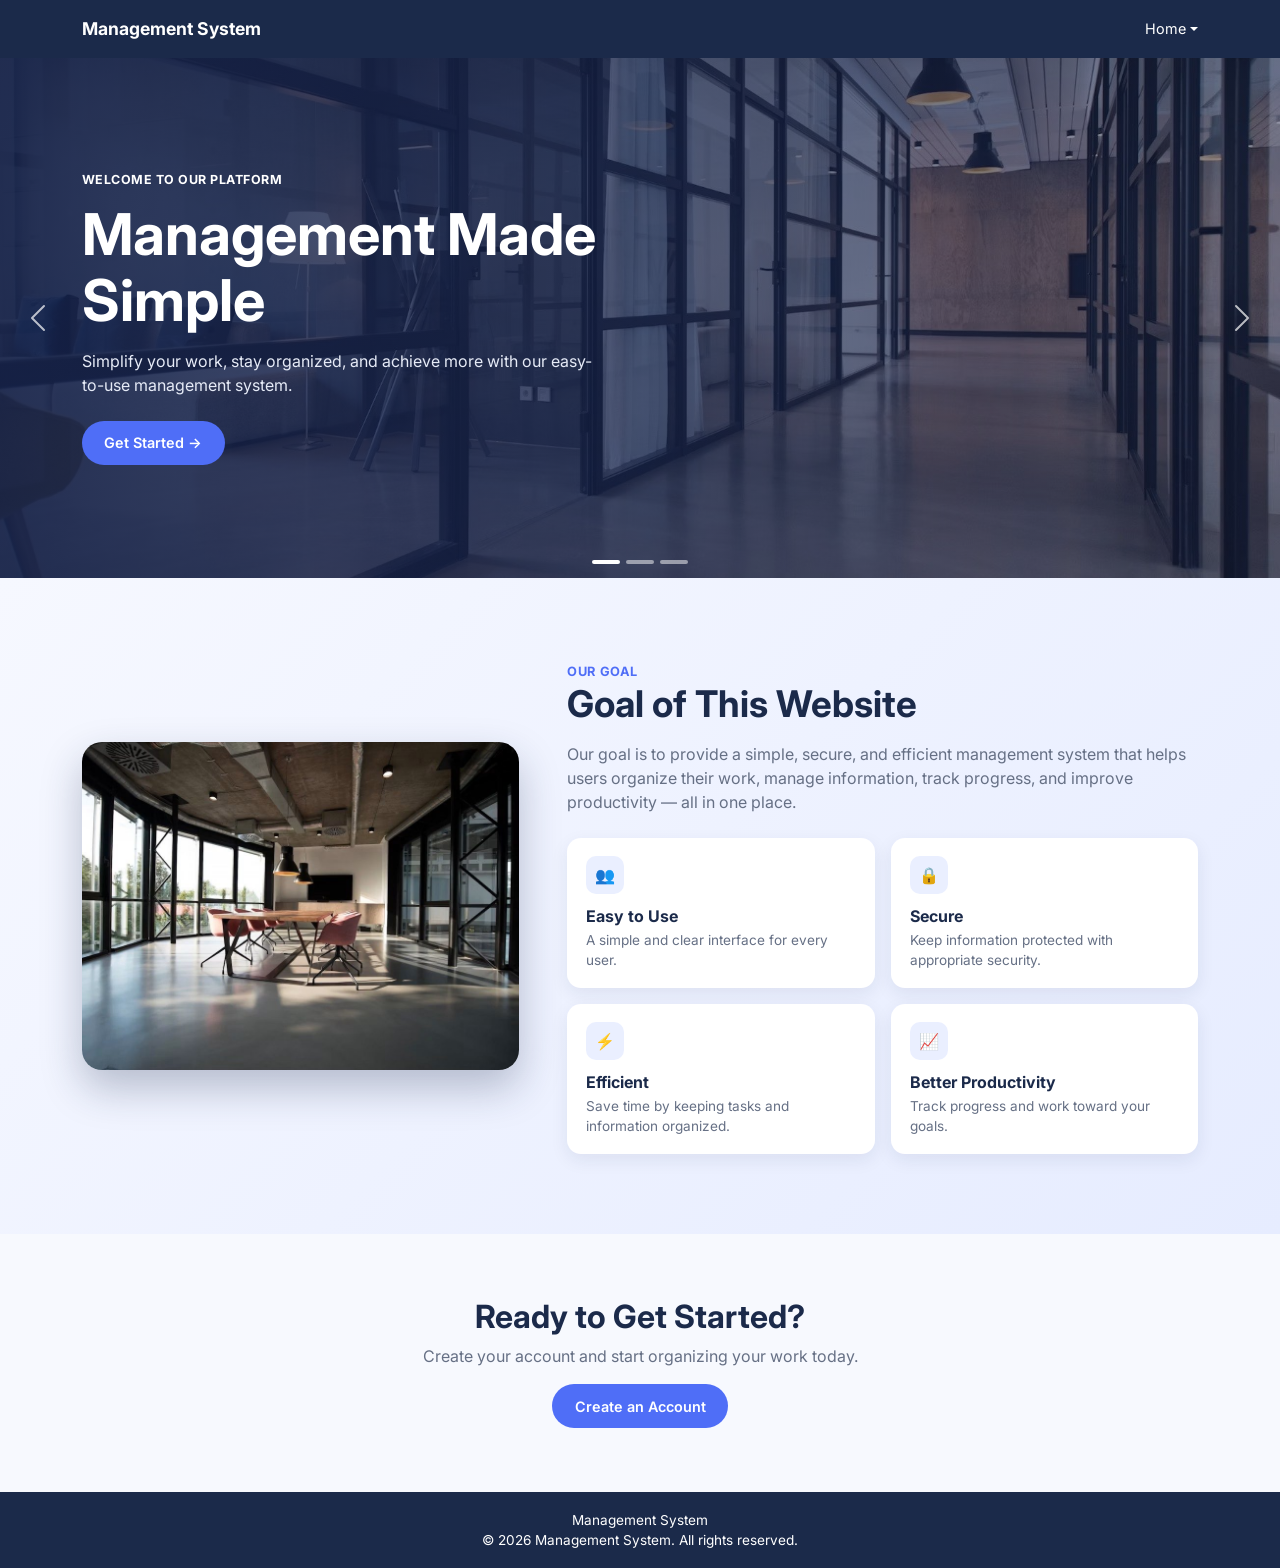
<file: index.html>
<!DOCTYPE html>
<html lang="en">
<head>
  <meta charset="UTF-8">
  <meta name="viewport" content="width=device-width, initial-scale=1">
  <title>Management System</title>
  <link rel="preconnect" href="https://fonts.googleapis.com">
  <link href="https://fonts.googleapis.com/css2?family=Inter:wght@400;500;600;700;800&display=swap" rel="stylesheet">
  <link href="https://cdn.jsdelivr.net/npm/bootstrap@5.3.3/dist/css/bootstrap.min.css" rel="stylesheet">
  <link rel="stylesheet" href="css/style.css?v=6">
</head>
<body>
  <nav class="navbar navbar-custom sticky-top">
    <div class="container d-flex justify-content-between">
      <a class="navbar-brand" href="index.html">Management System</a>
      <div class="dropdown">
        <a class="nav-link dropdown-toggle" href="#" role="button" data-bs-toggle="dropdown" aria-expanded="false">Home</a>
        <ul class="dropdown-menu dropdown-menu-end">
          <li><a class="dropdown-item" href="index.html">Home</a></li>
          <li><a class="dropdown-item" href="login.html">Login</a></li>
          <li><a class="dropdown-item" href="home.html">Courses</a></li>
          <li><hr class="dropdown-divider"></li>
          <li><a class="dropdown-item" href="profile.html">Profile</a></li>
          <li><a class="dropdown-item" href="login-history.html">Login history</a></li>
          <li><a class="dropdown-item" href="todo.html">To-do list</a></li>
        </ul>
      </div>
    </div>
  </nav>

  <section id="heroCarousel" class="hero carousel slide carousel-fade" data-bs-ride="carousel" data-bs-interval="5000" aria-label="Featured">
    <div class="carousel-indicators">
      <button type="button" data-bs-target="#heroCarousel" data-bs-slide-to="0" class="active" aria-label="Slide 1"></button>
      <button type="button" data-bs-target="#heroCarousel" data-bs-slide-to="1" aria-label="Slide 2"></button>
      <button type="button" data-bs-target="#heroCarousel" data-bs-slide-to="2" aria-label="Slide 3"></button>
    </div>
    <div class="carousel-inner">
      <div class="carousel-item active" style="background-image:url('images/slide-simple.jpg')">
        <div class="container slide-content d-flex flex-column justify-content-center">
          <div class="eyebrow">Welcome to our platform</div>
          <h1>Management Made Simple</h1>
          <p>Simplify your work, stay organized, and achieve more with our easy-to-use management system.</p>
          <div><a class="btn btn-main" href="login.html">Get Started →</a></div>
        </div>
      </div>
      <div class="carousel-item " style="background-image:url('images/slide-team.jpg')">
        <div class="container slide-content d-flex flex-column justify-content-center">
          <div class="eyebrow">Work together</div>
          <h1>Better Team Collaboration</h1>
          <p>Keep your team connected, organize responsibilities, and manage tasks in one convenient place.</p>
          <div><a class="btn btn-main" href="login.html">Join Us →</a></div>
        </div>
      </div>
      <div class="carousel-item " style="background-image:url('images/slide-goals.jpg')">
        <div class="container slide-content d-flex flex-column justify-content-center">
          <div class="eyebrow">Work smarter</div>
          <h1>Achieve Your Goals</h1>
          <p>Track progress, manage information, and improve productivity with a clear and organized workflow.</p>
          <div><a class="btn btn-main" href="login.html">Login Now →</a></div>
        </div>
      </div>
    </div>
    <button class="carousel-control-prev" type="button" data-bs-target="#heroCarousel" data-bs-slide="prev"><span class="carousel-control-prev-icon" aria-hidden="true"></span><span class="visually-hidden">Previous</span></button>
    <button class="carousel-control-next" type="button" data-bs-target="#heroCarousel" data-bs-slide="next"><span class="carousel-control-next-icon" aria-hidden="true"></span><span class="visually-hidden">Next</span></button>
  </section>

  <section class="goal">
    <div class="container">
      <div class="row align-items-center g-5">
        <div class="col-lg-5">
          <img class="goal-img img-fluid w-100" src="images/goal-office.jpg" alt="Bright modern office with a long meeting table">
        </div>
        <div class="col-lg-7">
          <span class="label">Our Goal</span>
          <h2 class="mb-3">Goal of This Website</h2>
          <p class="lead-text mb-4">Our goal is to provide a simple, secure, and efficient management system that helps users organize their work, manage information, track progress, and improve productivity — all in one place.</p>
          <div class="row g-3">
            <div class="col-sm-6"><div class="feature"><div class="icon">👥</div><h3>Easy to Use</h3><p>A simple and clear interface for every user.</p></div></div>
            <div class="col-sm-6"><div class="feature"><div class="icon">🔒</div><h3>Secure</h3><p>Keep information protected with appropriate security.</p></div></div>
            <div class="col-sm-6"><div class="feature"><div class="icon">⚡</div><h3>Efficient</h3><p>Save time by keeping tasks and information organized.</p></div></div>
            <div class="col-sm-6"><div class="feature"><div class="icon">📈</div><h3>Better Productivity</h3><p>Track progress and work toward your goals.</p></div></div>
          </div>
        </div>
      </div>
    </div>
  </section>

  <section class="cta text-center">
    <h2>Ready to Get Started?</h2>
    <p class="mb-3">Create your account and start organizing your work today.</p>
    <a class="btn btn-main" href="login.html">Create an Account</a>
  </section>

  <footer class="footer-custom text-center">
    <div>Management System</div>
    <div>© 2026 Management System. All rights reserved.</div>
  </footer>

  <script src="https://cdn.jsdelivr.net/npm/bootstrap@5.3.3/dist/js/bootstrap.bundle.min.js"></script>
</body>
</html>
</file>
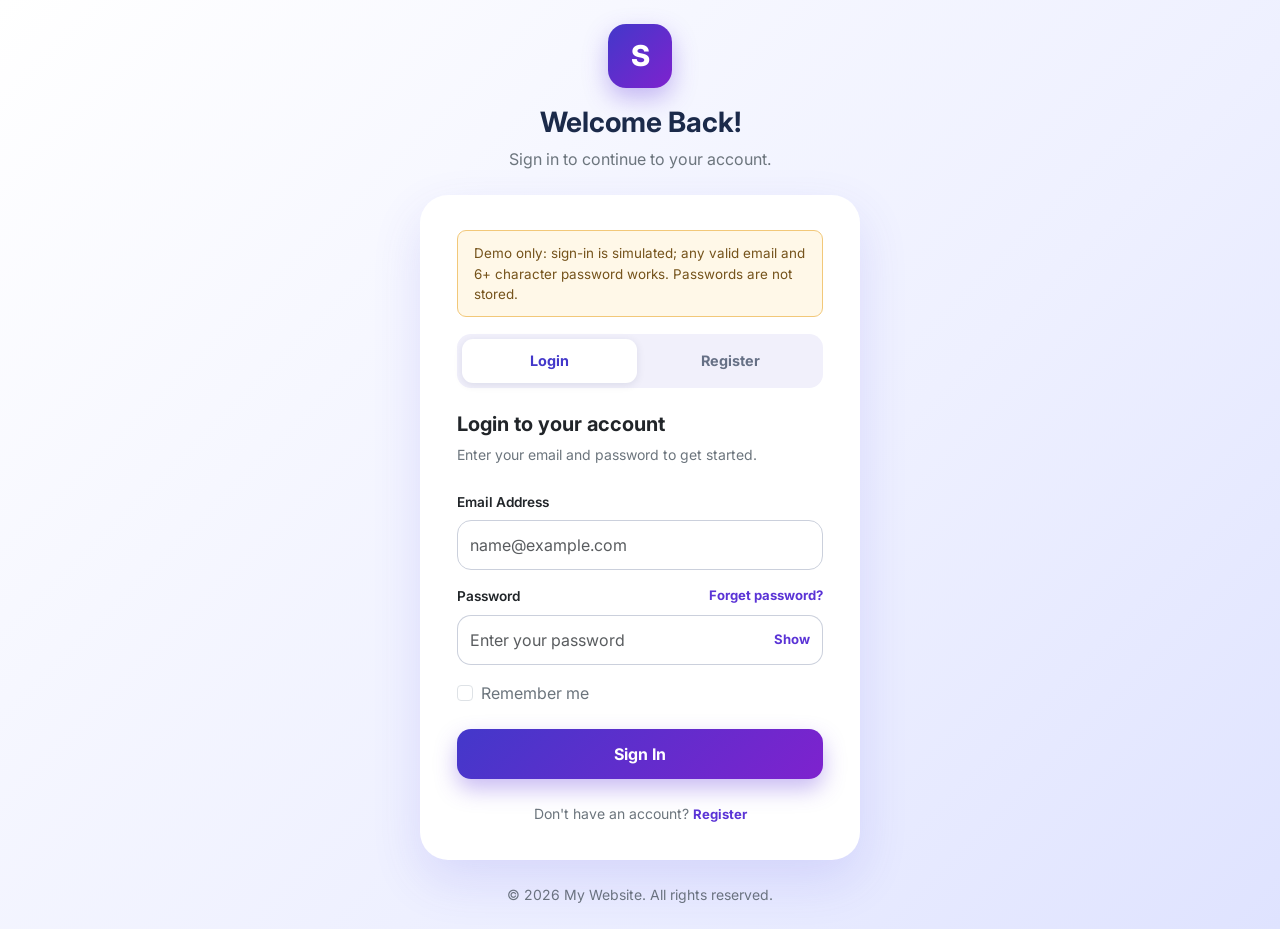
<file: dashboard.html>
<!DOCTYPE html>
<html lang="en">
<head>
  <meta charset="UTF-8">
  <meta name="viewport" content="width=device-width, initial-scale=1">
  <title>Dashboard – SMS</title>
  <link rel="preconnect" href="https://fonts.googleapis.com">
  <link href="https://fonts.googleapis.com/css2?family=Inter:wght@400;500;600;700;800&display=swap" rel="stylesheet">
  <link rel="stylesheet" href="css/style.css?v=6">
</head>
<body class="account-page" data-page="dashboard">
  <header class="account-header">
    <a class="account-logo" href="home.html"><span>S</span> SMS</a>
    <nav aria-label="Main navigation">
      <a href="home.html">Courses</a>
      <a class="current" href="dashboard.html">Overview</a>
      <a href="profile.html">Profile</a>
      <a href="login-history.html">Login history</a>
      <a href="todo.html">ToDo</a>
      <button class="account-logout" type="button" data-logout>Log out</button>
    </nav>
  </header>
  <main class="account-main">
    <p class="demo-notice" data-demo-notice hidden>Browser demo only: tasks, activity, and profile data stay in this browser and are not synced to an account.</p>
    <section class="dashboard-hero">
      <div>
        <p class="account-eyebrow">A place to make it yours</p>
        <h1>Welcome,<br><span data-user-name>there</span>.</h1>
        <p>A fresh space for your next chapter.</p>
      </div>
      <span class="hero-watermark" aria-hidden="true">SMS</span>
    </section>
    <section class="dashboard-intro">
      <div>
        <p class="account-eyebrow">Student management system</p>
        <h2>Your time. Your goals. Your way.</h2>
      </div>
      <p>Choose what matters, shape your day, and keep a healthy balance. Use your personal space to manage account security, track sign-ins, and stay on top of your tasks.</p>
      <div class="dashboard-steps">
        <article><span>1</span><h3>Keep your profile close</h3><p>Add a photo and update your password whenever you need.</p></article>
        <article><span>2</span><h3>Shape your day</h3><p>Keep your tasks and due dates together in one simple list.</p></article>
        <article><span>3</span><h3>Know your activity</h3><p>Review sign-in attempts and export your records to Excel.</p></article>
      </div>
    </section>
    <section class="dashboard-links" aria-label="Account shortcuts">
      <article><p class="account-eyebrow">Your profile</p><h2>Keep your details close.</h2><p>Manage your account photo and password in one place.</p><a href="profile.html">Go to profile →</a></article>
      <article><p class="account-eyebrow">Your activity</p><h2>A clear record.</h2><p>Review recent sign-in attempts and export your activity when you need it.</p><a href="login-history.html">View login history →</a></article>
      <article><p class="account-eyebrow">Your priorities</p><h2>Make room for what matters.</h2><p>Add tasks, set optional due dates, and download your list as an Excel file.</p><a href="todo.html">Open your to-do list →</a></article>
    </section>
  </main>
  <p class="account-status" data-status role="status" aria-live="polite"></p>
  <script src="js/config.js?v=2"></script>
  <script src="js/demo-api.js?v=1"></script>
  <script src="js/account.js?v=5"></script>
</body>
</html>
</file>
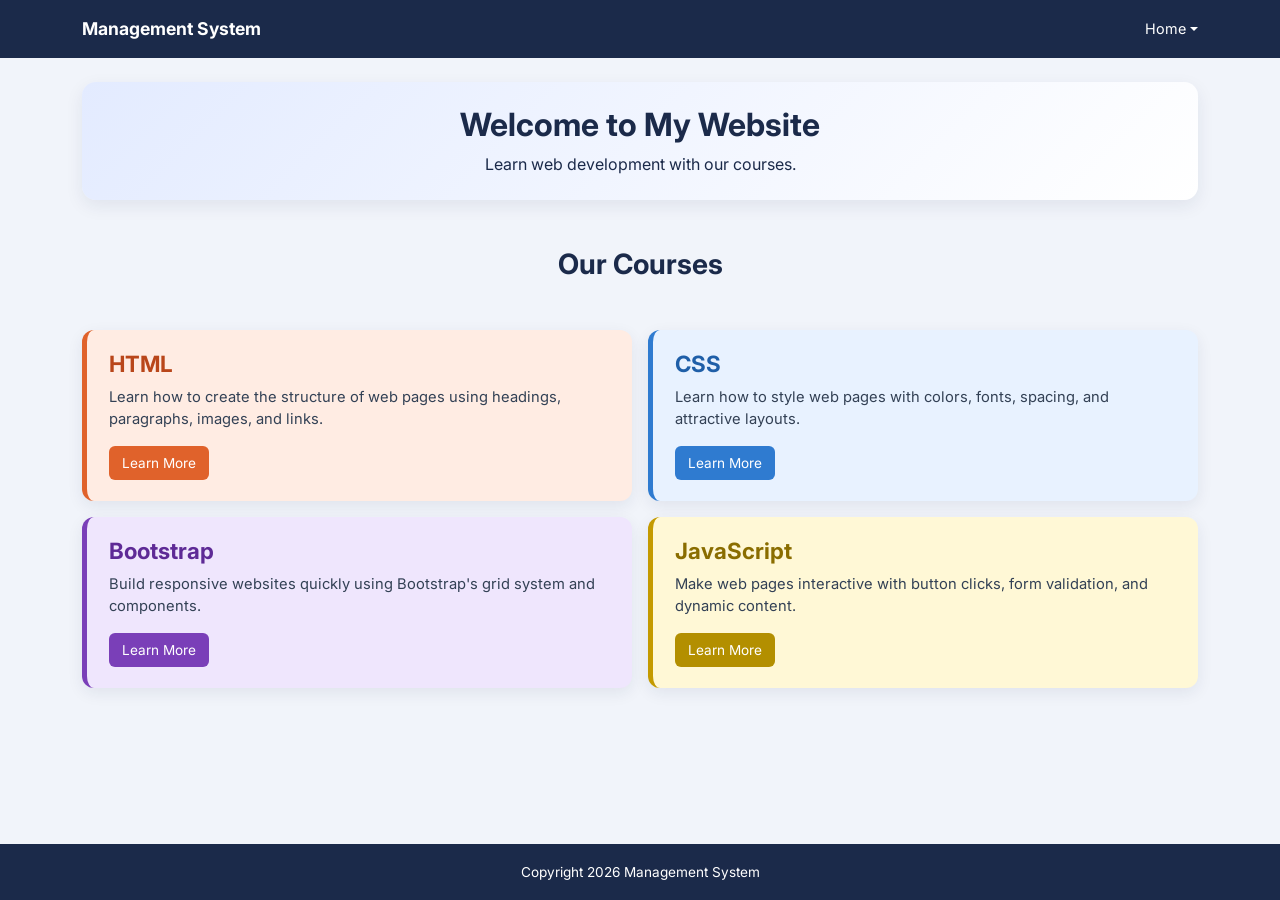
<file: home.html>
<!DOCTYPE html>
<html lang="en">
<head>
  <meta charset="UTF-8">
  <meta name="viewport" content="width=device-width, initial-scale=1">
  <title>Welcome – Management System</title>
  <link rel="preconnect" href="https://fonts.googleapis.com">
  <link href="https://fonts.googleapis.com/css2?family=Inter:wght@400;500;600;700;800&display=swap" rel="stylesheet">
  <link href="https://cdn.jsdelivr.net/npm/bootstrap@5.3.3/dist/css/bootstrap.min.css" rel="stylesheet">
  <link rel="stylesheet" href="css/style.css?v=6">
</head>
<body class="d-flex flex-column min-vh-100">
  <nav class="navbar navbar-custom sticky-top">
    <div class="container d-flex justify-content-between">
      <a class="navbar-brand" href="index.html">Management System</a>
      <div class="dropdown">
        <a class="nav-link dropdown-toggle" href="#" role="button" data-bs-toggle="dropdown" aria-expanded="false">Home</a>
        <ul class="dropdown-menu dropdown-menu-end">
          <li><a class="dropdown-item" href="index.html">Home</a></li>
          <li><a class="dropdown-item" href="login.html">Login</a></li>
          <li><a class="dropdown-item" href="home.html">Courses</a></li>
          <li><hr class="dropdown-divider"></li>
          <li><a class="dropdown-item" href="profile.html">Profile</a></li>
          <li><a class="dropdown-item" href="login-history.html">Login history</a></li>
          <li><a class="dropdown-item" href="todo.html">To-do list</a></li>
        </ul>
      </div>
    </div>
  </nav>

  <main class="container flex-grow-1 pb-5">
    <section class="welcome text-center py-4 mt-4">
      <h1 class="h2 fw-bold">Welcome to My Website</h1>
      <p class="mb-0">Learn web development with our courses.</p>
    </section>

    <h2 class="h3 fw-bold text-center my-5">Our Courses</h2>

    <section class="row g-3">
      <div class="col-md-6"><article class="course c-html"><h3>HTML</h3><p>Learn how to create the structure of web pages using headings, paragraphs, images, and links.</p><button class="btn" type="button" data-bs-toggle="modal" data-bs-target="#courseModal" data-title="HTML" data-text="HTML stands for HyperText Markup Language. It creates the structure of a web page using headings, paragraphs, images, and links.">Learn More</button></article></div>
      <div class="col-md-6"><article class="course c-css"><h3>CSS</h3><p>Learn how to style web pages with colors, fonts, spacing, and attractive layouts.</p><button class="btn" type="button" data-bs-toggle="modal" data-bs-target="#courseModal" data-title="CSS" data-text="CSS stands for Cascading Style Sheets. It controls the appearance of web pages, including colors, fonts, spacing, and layouts.">Learn More</button></article></div>
      <div class="col-md-6"><article class="course c-bs"><h3>Bootstrap</h3><p>Build responsive websites quickly using Bootstrap's grid system and components.</p><button class="btn" type="button" data-bs-toggle="modal" data-bs-target="#courseModal" data-title="Bootstrap" data-text="Bootstrap is a front-end framework. It provides ready-made components and a responsive grid system to build websites quickly.">Learn More</button></article></div>
      <div class="col-md-6"><article class="course c-js"><h3>JavaScript</h3><p>Make web pages interactive with button clicks, form validation, and dynamic content.</p><button class="btn" type="button" data-bs-toggle="modal" data-bs-target="#courseModal" data-title="JavaScript" data-text="JavaScript is a programming language that makes web pages interactive. It can handle button clicks, form validation, popups, and dynamic content.">Learn More</button></article></div>
    </section>
  </main>


  <!-- Course details modal -->
  <div class="modal fade" id="courseModal" tabindex="-1" aria-labelledby="courseModalLabel" aria-hidden="true">
    <div class="modal-dialog">
      <div class="modal-content">
        <div class="modal-header">
          <h5 class="modal-title fs-6 fw-normal" id="courseModalLabel">Course Details</h5>
          <button type="button" class="btn-close" data-bs-dismiss="modal" aria-label="Close"></button>
        </div>
        <div class="modal-body">
          <h6 class="fs-5 fw-normal" id="courseTitle"></h6>
          <p class="mb-0" id="courseText"></p>
        </div>
        <div class="modal-footer">
          <button type="button" class="btn btn-secondary btn-sm" data-bs-dismiss="modal">Close</button>
        </div>
      </div>
    </div>
  </div>

  <footer class="footer-custom text-center">Copyright 2026 Management System</footer>

  <script src="https://cdn.jsdelivr.net/npm/bootstrap@5.3.3/dist/js/bootstrap.bundle.min.js"></script>

  <script>
    document.getElementById("courseModal").addEventListener("show.bs.modal", function (e) {
      var b = e.relatedTarget;
      document.getElementById("courseTitle").textContent = b.dataset.title;
      document.getElementById("courseText").textContent = b.dataset.text;
    });
  </script>
</body>
</html>
</file>
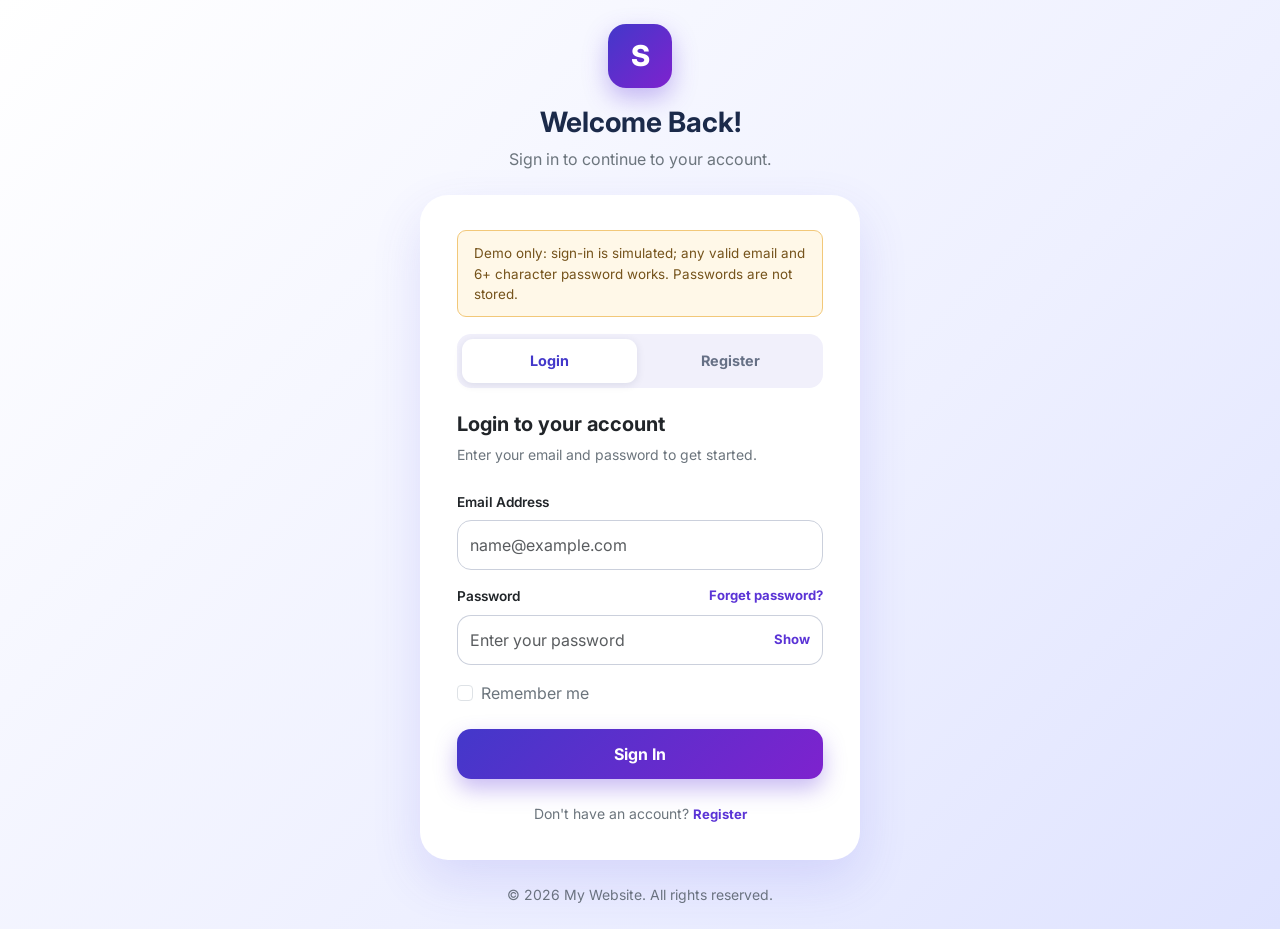
<file: login-history.html>
<!DOCTYPE html>
<html lang="en">
<head>
  <meta charset="UTF-8">
  <meta name="viewport" content="width=device-width, initial-scale=1">
  <title>Login history – SMS</title>
  <link rel="preconnect" href="https://fonts.googleapis.com">
  <link href="https://fonts.googleapis.com/css2?family=Inter:wght@400;500;600;700;800&display=swap" rel="stylesheet">
  <link rel="stylesheet" href="css/style.css?v=6">
</head>
<body class="account-page" data-page="history">
  <header class="account-header">
    <a class="account-logo" href="home.html"><span>S</span> SMS</a>
    <nav aria-label="Main navigation">
      <a href="home.html">Courses</a>
      <a href="dashboard.html">Overview</a>
      <a href="profile.html">Profile</a>
      <a class="current" href="login-history.html">Login history</a>
      <a href="todo.html">ToDo</a>
      <button class="account-logout" type="button" data-logout>Log out</button>
    </nav>
  </header>
  <main class="account-main">
    <p class="demo-notice" data-demo-notice hidden>Browser demo only: this history is stored in this browser and does not represent verified sign-ins.</p>
    <div class="page-heading">
      <div><p class="account-eyebrow">Account activity</p><h1 class="page-title">Login history</h1><p class="account-muted"><span data-history-count>0</span> recorded attempts</p></div>
      <a class="button-primary" href="/api/account/login-history.xlsx" data-api-path="/api/account/login-history.xlsx">↓ &nbsp;Export Excel</a>
    </div>
    <section class="account-card table-card">
      <div class="table-scroll">
        <table>
          <thead><tr><th>User</th><th>Email</th><th>Login time</th><th>Result</th></tr></thead>
          <tbody id="historyRows"><tr><td colspan="4" class="empty-state">Loading your activity…</td></tr></tbody>
        </table>
      </div>
    </section>
  </main>
  <p class="account-status" data-status role="status" aria-live="polite"></p>
  <script src="js/config.js?v=2"></script>
  <script src="js/demo-api.js?v=1"></script>
  <script src="js/account.js?v=5"></script>
</body>
</html>
</file>
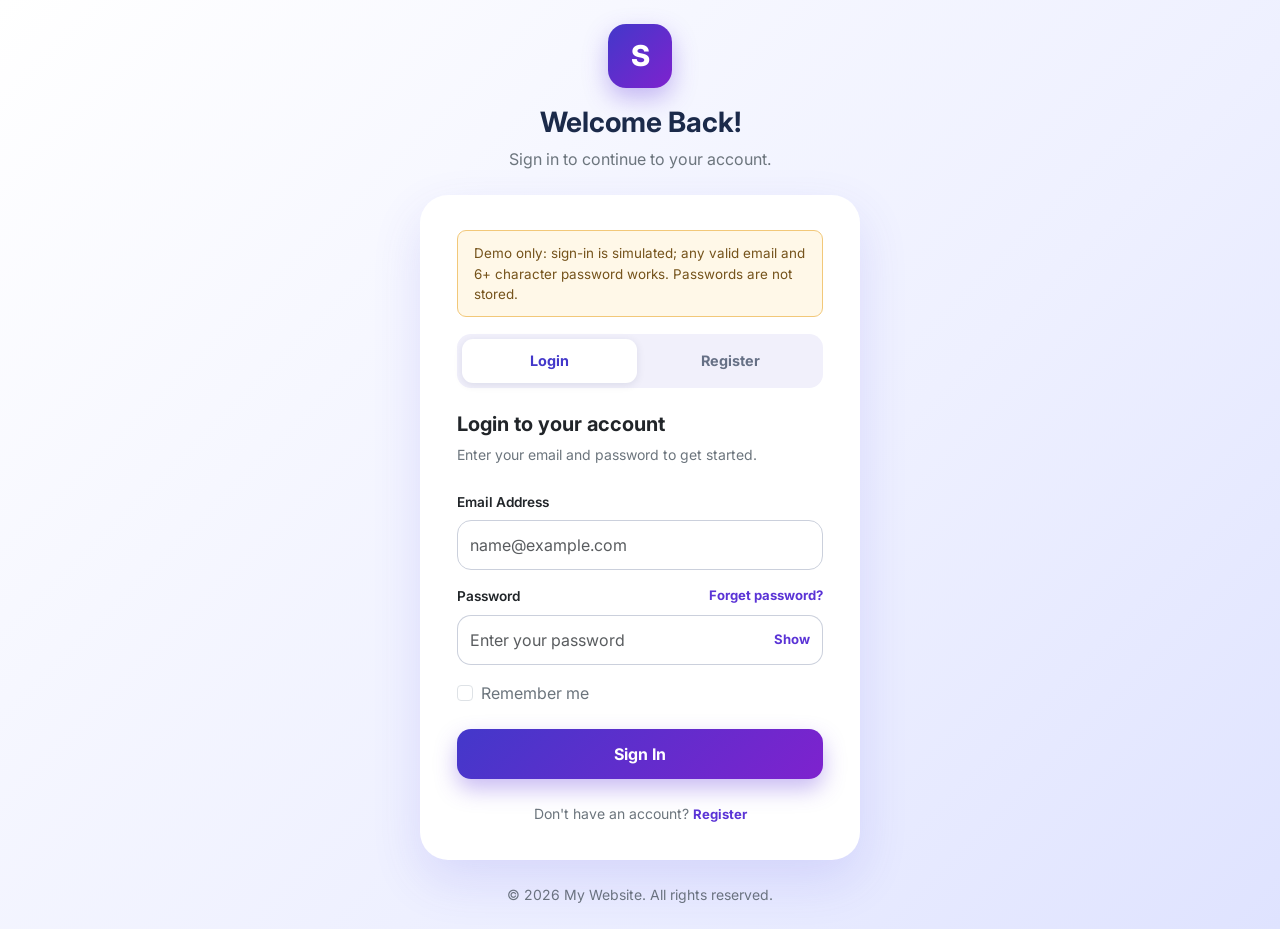
<file: login.html>
<!DOCTYPE html>
<html lang="en">
<head>
  <meta charset="UTF-8">
  <meta name="viewport" content="width=device-width, initial-scale=1">
  <title>Login – Management System</title>
  <link rel="preconnect" href="https://fonts.googleapis.com">
  <link href="https://fonts.googleapis.com/css2?family=Inter:wght@400;500;600;700;800&display=swap" rel="stylesheet">
  <link href="https://cdn.jsdelivr.net/npm/bootstrap@5.3.3/dist/css/bootstrap.min.css" rel="stylesheet">
  <link rel="stylesheet" href="css/style.css?v=6">
</head>
<body class="login-page d-flex flex-column align-items-center justify-content-center py-4 px-3">
  <div class="text-center mb-4">
    <div class="logo">S</div>
    <h1 class="h3 fw-bold" id="authTitle">Welcome Back!</h1>
    <p class="text-secondary mb-0" id="authSubtitle">Sign in to continue to your account.</p>
  </div>

  <main class="card login-card bg-white">
    <p class="demo-notice" data-demo-notice hidden>Demo only: sign-in is simulated; any valid email and 6+ character password works. Passwords are not stored.</p>
    <div class="auth-tabs" role="tablist" aria-label="Account access">
      <button class="auth-tab active" id="loginTab" type="button" role="tab" aria-selected="true" aria-controls="loginPanel">Login</button>
      <button class="auth-tab" id="registerTab" type="button" role="tab" aria-selected="false" aria-controls="registerPanel" tabindex="-1">Register</button>
    </div>

    <section id="loginPanel" role="tabpanel" aria-labelledby="loginTab">
      <h2 class="h5 fw-bold" tabindex="-1">Login to your account</h2>
      <p class="text-secondary small mb-4">Enter your email and password to get started.</p>

      <form id="loginForm" novalidate>
        <div class="mb-3">
          <label class="form-label" for="email">Email Address</label>
          <input type="email" class="form-control" id="email" placeholder="name@example.com" autocomplete="email" required>
          <div class="invalid-feedback" id="emailError"></div>
        </div>

        <div class="mb-3">
          <div class="d-flex justify-content-between">
            <label class="form-label" for="password">Password</label>
            <a class="link-purple" href="#" id="forgot">Forget password?</a>
          </div>
          <div class="input-group has-validation">
            <input type="password" class="form-control" id="password" placeholder="Enter your password" autocomplete="current-password" required>
            <button type="button" class="btn toggle" id="toggle" aria-label="Show password">Show</button>
            <div class="invalid-feedback" id="passError"></div>
          </div>
        </div>

        <div class="form-check mb-4">
          <input class="form-check-input" type="checkbox" id="remember">
          <label class="form-check-label text-secondary" for="remember">Remember me</label>
        </div>
        <button type="submit" class="btn signin w-100">Sign In</button>
        <p id="loginMessage" class="auth-message small mt-3 mb-0" role="status" aria-live="polite"></p>
      </form>

      <p class="text-center text-secondary small mt-4 mb-0">Don't have an account? <button class="auth-inline-link" id="showRegister" type="button">Register</button></p>
    </section>

    <section id="registerPanel" role="tabpanel" aria-labelledby="registerTab" hidden>
      <h2 class="h5 fw-bold" tabindex="-1">Create your account</h2>
      <p class="text-secondary small mb-4">A few details and you're ready to go.</p>

      <form id="registerForm" novalidate>
        <div class="mb-3">
          <label class="form-label" for="registerName">Name</label>
          <input type="text" class="form-control" id="registerName" placeholder="Your name" autocomplete="name" maxlength="100" required>
          <div class="invalid-feedback" id="nameError"></div>
        </div>

        <div class="mb-3">
          <label class="form-label" for="registerEmail">Email Address</label>
          <input type="email" class="form-control" id="registerEmail" placeholder="name@example.com" autocomplete="email" maxlength="320" required>
          <div class="invalid-feedback" id="registerEmailError"></div>
        </div>

        <div class="mb-3">
          <label class="form-label" for="registerPassword">Password</label>
          <input type="password" class="form-control" id="registerPassword" placeholder="At least 6 characters" autocomplete="new-password" minlength="6" maxlength="72" required aria-describedby="registerPasswordHint">
          <div class="form-text" id="registerPasswordHint">Must be at least 6 characters.</div>
          <div class="invalid-feedback" id="registerPasswordError"></div>
        </div>

        <button type="submit" class="btn signin w-100">Create account</button>
        <p id="registerMessage" class="auth-message small mt-3 mb-0" role="status" aria-live="polite"></p>
      </form>

      <p class="text-center text-secondary small mt-4 mb-0">Already have an account? <button class="auth-inline-link" id="showLogin" type="button">Log in</button></p>
    </section>
  </main>

  <p class="text-secondary small mt-4 mb-0">© 2026 My Website. All rights reserved.</p>

  <script src="https://cdn.jsdelivr.net/npm/bootstrap@5.3.3/dist/js/bootstrap.bundle.min.js"></script>
  <script src="js/config.js?v=2"></script>
  <script src="js/demo-api.js?v=1"></script>
  <script src="js/main.js?v=5"></script>
</body>
</html>
</file>
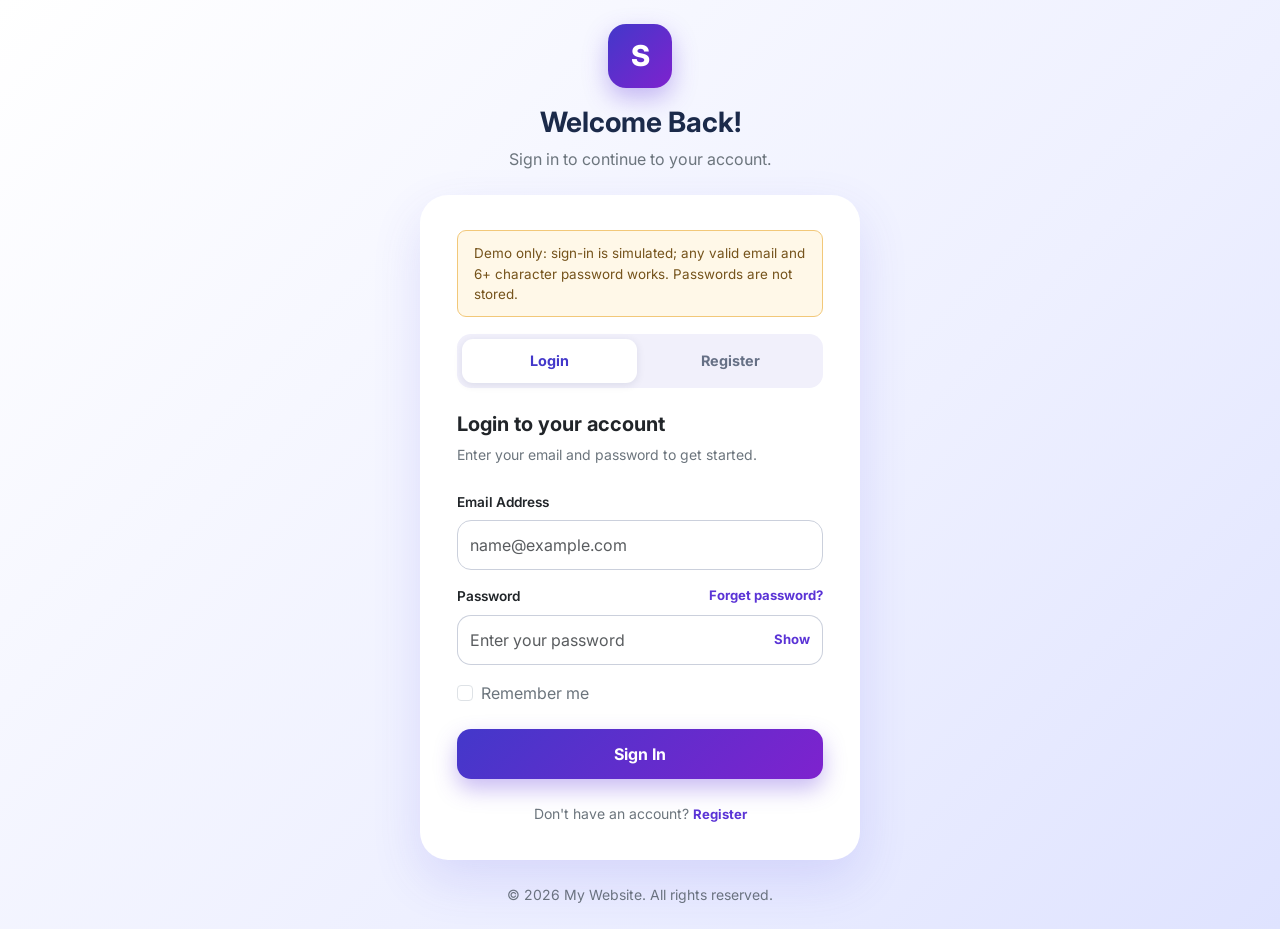
<file: profile.html>
<!DOCTYPE html>
<html lang="en">
<head>
  <meta charset="UTF-8">
  <meta name="viewport" content="width=device-width, initial-scale=1">
  <title>Profile – SMS</title>
  <link rel="preconnect" href="https://fonts.googleapis.com">
  <link href="https://fonts.googleapis.com/css2?family=Inter:wght@400;500;600;700;800&display=swap" rel="stylesheet">
  <link rel="stylesheet" href="css/style.css?v=6">
</head>
<body class="account-page" data-page="profile">
  <header class="account-header">
    <a class="account-logo" href="home.html"><span>S</span> SMS</a>
    <nav aria-label="Main navigation">
      <a href="home.html">Courses</a>
      <a href="dashboard.html">Overview</a>
      <a class="current" href="profile.html">Profile</a>
      <a href="login-history.html">Login history</a>
      <a href="todo.html">ToDo</a>
      <button class="account-logout" type="button" data-logout>Log out</button>
    </nav>
  </header>
  <main class="account-main narrow-main">
    <p class="demo-notice" data-demo-notice hidden>Browser demo only: profile data is saved in this browser. Password changes are not real authentication.</p>
    <p class="account-eyebrow">Your account</p>
    <h1 class="page-title">Profile</h1>
    <section class="account-card profile-card">
      <div class="profile-overview">
        <div class="profile-avatar">
          <img alt="Your profile photo" data-profile-image hidden>
          <span data-avatar-initial aria-hidden="true">S</span>
        </div>
        <div><p class="account-eyebrow">Account overview</p><h2 data-user-name>Account</h2></div>
        <form id="imageForm" class="image-form">
          <label for="profileImageFile" class="button-secondary">Choose photo</label>
          <input id="profileImageFile" type="file" accept="image/png,image/jpeg,image/gif" hidden>
          <button class="button-primary" type="submit">Upload photo</button>
          <p class="account-hint">PNG, JPEG, or GIF · up to 5 MB</p>
        </form>
      </div>
      <div class="profile-details">
        <div><span>Name</span><strong data-user-name>Account</strong></div>
        <div><span>Email</span><strong data-user-email></strong></div>
      </div>
      <form id="passwordForm" class="account-form">
        <h2>Change password</h2>
        <p class="account-muted">Enter your current password and choose a new one.</p>
        <label for="currentPassword">Current password</label>
        <input id="currentPassword" type="password" autocomplete="current-password" required>
        <label for="newPassword">New password</label>
        <input id="newPassword" type="password" autocomplete="new-password" minlength="6" maxlength="72" required aria-describedby="passwordHint">
        <small id="passwordHint">Use at least 6 characters.</small>
        <label for="confirmPassword">Confirm new password</label>
        <input id="confirmPassword" type="password" autocomplete="new-password" minlength="6" maxlength="72" required>
        <button class="button-primary" type="submit">Update password</button>
      </form>
    </section>
  </main>
  <p class="account-status" data-status role="status" aria-live="polite"></p>
  <script src="js/config.js?v=2"></script>
  <script src="js/demo-api.js?v=1"></script>
  <script src="js/account.js?v=5"></script>
</body>
</html>
</file>
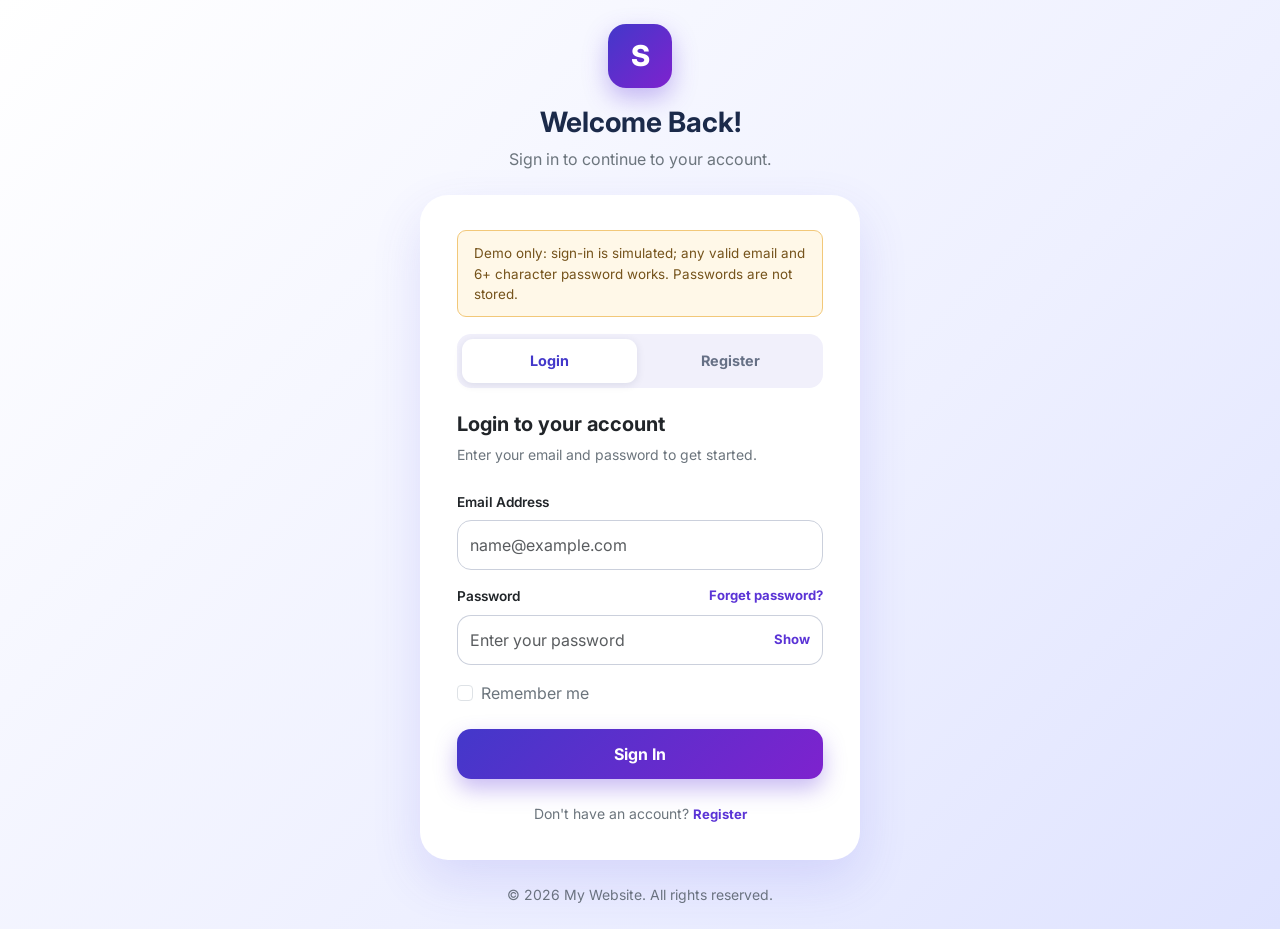
<file: todo.html>
<!DOCTYPE html>
<html lang="en">
<head>
  <meta charset="UTF-8">
  <meta name="viewport" content="width=device-width, initial-scale=1">
  <title>To-do list – SMS</title>
  <link rel="preconnect" href="https://fonts.googleapis.com">
  <link href="https://fonts.googleapis.com/css2?family=Inter:wght@400;500;600;700;800&display=swap" rel="stylesheet">
  <link rel="stylesheet" href="css/style.css?v=6">
</head>
<body class="account-page" data-page="todos">
  <header class="account-header">
    <a class="account-logo" href="home.html"><span>S</span> SMS</a>
    <nav aria-label="Main navigation">
      <a href="home.html">Courses</a>
      <a href="dashboard.html">Overview</a>
      <a href="profile.html">Profile</a>
      <a href="login-history.html">Login history</a>
      <a class="current" href="todo.html">ToDo</a>
      <button class="account-logout" type="button" data-logout>Log out</button>
    </nav>
  </header>
  <main class="account-main">
    <p class="demo-notice" data-demo-notice hidden>Browser demo only: tasks are saved in this browser and are not synced to an account.</p>
    <div class="page-heading">
      <div><p class="account-eyebrow">Your time, your priorities</p><h1 class="page-title">ToDo list</h1><p class="account-muted"><span data-todo-progress>0 of 0 tasks completed</span></p></div>
      <a class="button-secondary" href="/api/account/todos.xlsx" data-api-path="/api/account/todos.xlsx">↓ &nbsp;Export Excel</a>
    </div>
    <section class="account-card task-card">
      <h2>Add a task</h2>
      <form id="todoForm" class="todo-form">
        <div><label for="todoTitle">What do you need to do?</label><input id="todoTitle" type="text" maxlength="255" placeholder="e.g. Review lecture notes" required></div>
        <div><label for="todoDueDate">Due date <span>(optional)</span></label><input id="todoDueDate" type="date"></div>
        <button class="button-primary" type="submit">Add task</button>
      </form>
    </section>
    <section class="account-card task-list-card">
      <h2>Your tasks</h2>
      <ul id="todoList" class="todo-list"><li class="empty-state">Loading your tasks…</li></ul>
    </section>
  </main>
  <p class="account-status" data-status role="status" aria-live="polite"></p>
  <script src="js/config.js?v=2"></script>
  <script src="js/demo-api.js?v=1"></script>
  <script src="js/account.js?v=5"></script>
</body>
</html>
</file>
<file: css/style.css>
/* Custom styles on top of Bootstrap 5 */
:root{--navy:#1b2a4a;--blue:#4f6ef7;--muted:#667085}
body{font-family:"Inter",Arial,Helvetica,sans-serif;color:var(--navy);background:#f1f4fa}
:focus-visible{outline:3px solid #7c9cff!important;outline-offset:2px}

/* Navbar */
.navbar-custom{background:var(--navy)}
.navbar-custom .navbar-brand,.navbar-custom .nav-link{color:#fff;font-size:.9rem}
.navbar-custom .navbar-brand{font-weight:700;font-size:1.1rem}
.navbar-custom .dropdown-menu{border:0;border-radius:10px;box-shadow:0 12px 30px rgba(15,23,42,.2);padding:.4rem;min-width:160px}
.navbar-custom .dropdown-item{border-radius:7px;font-size:.9rem;padding:.55rem .8rem}
.navbar-custom .dropdown-item:hover{background:#eaf0ff;color:#3b5bdb}
@media (min-width:992px){.navbar-custom .dropdown:hover>.dropdown-menu{display:block;right:0;left:auto}}

/* Buttons */
.btn-main{background:var(--blue);color:#fff;font-weight:600;font-size:.9rem;border-radius:999px;padding:.7rem 1.4rem;border:0;transition:background .2s,transform .2s}
.btn-main:hover{background:#3b57d9;color:#fff;transform:translateY(-1px)}

/* Hero carousel */
.hero .carousel-item{height:520px;background-size:cover;background-position:center;position:relative}
.hero .carousel-item::before{content:"";position:absolute;inset:0;background:linear-gradient(90deg,rgba(20,32,70,.92),rgba(24,38,80,.72) 45%,rgba(24,38,80,.45))}
.hero .slide-content{position:relative;z-index:2;color:#fff;height:100%}
.hero .eyebrow{font-size:.78rem;font-weight:700;letter-spacing:.04em;text-transform:uppercase;margin-bottom:.7rem}
.hero h1{font-size:clamp(2.2rem,4.6vw,3.6rem);line-height:1.15;max-width:520px;font-weight:700;margin-bottom:1rem}
.hero p{max-width:520px;color:#e6ebf7;margin-bottom:1.5rem}
.hero .carousel-control-prev,.hero .carousel-control-next{width:6%;opacity:.7}
.hero .carousel-indicators{margin-bottom:14px}
.hero .carousel-indicators button{width:28px;height:4px;border:0;border-radius:3px;margin:0 3px}

/* Goal section */
.goal{background:linear-gradient(135deg,#f6f8ff,#e6ecff);padding:5rem 0}
.goal-img{aspect-ratio:4/3;object-fit:cover;border-radius:20px;box-shadow:0 18px 40px rgba(27,42,74,.28)}
.goal .label{color:var(--blue);font-weight:700;font-size:.8rem;letter-spacing:.05em;text-transform:uppercase}
.goal h2{font-size:2.3rem;font-weight:700}
.goal .lead-text{color:var(--muted);max-width:640px}

/* Feature cards with floating hover effect */
.feature{background:#fff;border:0;border-radius:14px;padding:1.1rem 1.2rem;height:100%;
  box-shadow:0 6px 18px rgba(27,42,74,.08);
  transition:transform .3s ease,box-shadow .3s ease;cursor:default}
.feature:hover{transform:translateY(-10px);box-shadow:0 20px 34px rgba(27,42,74,.2)}
.feature .icon{width:38px;height:38px;border-radius:10px;background:#eaefff;display:grid;place-items:center;margin-bottom:.8rem;transition:transform .3s ease}
.feature:hover .icon{transform:scale(1.12) rotate(-6deg)}
.feature h3{font-size:1rem;font-weight:700;margin-bottom:.25rem}
.feature p{font-size:.85rem;color:var(--muted);margin:0}

/* CTA + footer */
.cta{background:#f7f9fe;padding:4rem 1rem}
.cta h2{font-weight:700}
.cta p{color:var(--muted)}
.footer-custom{background:var(--navy);color:#fff;font-size:.85rem;padding:1.1rem 0}

/* Login */
.login-page{min-height:100vh;background:linear-gradient(135deg,#fff,#eef0ff 60%,#dfe3ff)}
.logo{width:64px;height:64px;border-radius:18px;background:linear-gradient(135deg,#4338ca,#7e22ce);color:#fff;font-weight:800;font-size:1.8rem;display:grid;place-items:center;box-shadow:0 10px 25px rgba(99,60,220,.35);margin:0 auto 1.1rem}
.login-card{width:min(440px,100%);border:0;border-radius:28px;padding:2.2rem 2.3rem;box-shadow:0 20px 50px rgba(79,70,229,.14)}
.auth-tabs{display:flex;gap:.4rem;padding:.3rem;margin-bottom:1.5rem;border-radius:14px;background:#f1f0fb}
.auth-tab{flex:1;border:0;border-radius:11px;padding:.7rem;color:#667085;background:transparent;font-weight:700;font-size:.9rem}
.auth-tab.active{color:#4338ca;background:#fff;box-shadow:0 2px 8px rgba(27,42,74,.1)}
.auth-inline-link{padding:0;border:0;background:none;color:#5b34d6;font-weight:700;font-size:.82rem}
.auth-inline-link:hover{text-decoration:underline}
.auth-message:empty{display:none}
.login-card [role="tabpanel"] h2:focus{outline:none}
.login-card .form-label{font-weight:600;font-size:.85rem}
.login-card .form-control{height:50px;border-radius:14px;border-color:#cbd0dc}
.login-card .input-group .form-control{border-radius:14px 0 0 14px;border-right:0}
.login-card .input-group .toggle{border:1px solid #cbd0dc;border-left:0;border-radius:0 14px 14px 0;background:#fff;color:#5b34d6;font-weight:700;font-size:.82rem}
.login-card .form-control:focus{border-color:#5b34d6;box-shadow:0 0 0 3px rgba(91,52,214,.18)}
.login-card .form-check-input:checked{background-color:#5b34d6;border-color:#5b34d6}
.link-purple{color:#5b34d6;font-weight:700;font-size:.82rem;text-decoration:none}
.link-purple:hover{text-decoration:underline}
.signin{height:50px;border:0;border-radius:14px;color:#fff;font-weight:700;background:linear-gradient(135deg,#4338ca,#7e22ce);box-shadow:0 10px 22px rgba(99,60,220,.35);transition:transform .2s}
.signin:hover{color:#fff;transform:translateY(-1px)}

/* Courses */
.welcome{background:linear-gradient(135deg,#e3ebff,#fff);border-radius:14px;box-shadow:0 6px 18px rgba(27,42,74,.08)}
.course{height:100%;border-radius:12px;padding:1.3rem 1.4rem;border-left:5px solid;box-shadow:0 5px 16px rgba(27,42,74,.08);transition:transform .3s,box-shadow .3s}
.course:hover{transform:translateY(-6px);box-shadow:0 14px 26px rgba(27,42,74,.16)}
.course h3{font-size:1.4rem;font-weight:700}
.course p{font-size:.92rem;color:#334155}
.course .btn{border-radius:6px;font-size:.85rem;color:#fff}
.c-html{background:#ffece3;border-color:#e0622b}.c-html h3{color:#b9461a}.c-html .btn{background:#e0622b}
.c-css{background:#e8f2ff;border-color:#2f7bd0}.c-css h3{color:#1f5fa8}.c-css .btn{background:#2f7bd0}
.c-bs{background:#efe6fd;border-color:#7a3fb8}.c-bs h3{color:#5e2a96}.c-bs .btn{background:#7a3fb8}
.c-js{background:#fff8d6;border-color:#c49a00}.c-js h3{color:#8a6d00}.c-js .btn{background:#b38f00}

@media (max-width:991px){.hero .carousel-item{height:480px}.goal{padding:3rem 0}}
@media (prefers-reduced-motion:reduce){*{transition:none!important}.feature:hover,.course:hover{transform:none}}

/* Account features */
.account-page{min-height:100vh;background:#f7f5ef;color:#18251f;font-family:"DM Sans",Arial,sans-serif}
.account-header{min-height:62px;padding:.7rem max(2rem,calc((100vw - 1360px)/2));display:flex;align-items:center;justify-content:space-between;gap:1.5rem;border-bottom:1px solid #e7e1d6;background:#fbfaf7}
.account-logo{display:flex;align-items:center;gap:.55rem;color:#18251f;text-decoration:none;font-weight:700;white-space:nowrap}
.account-logo span{display:grid;place-items:center;width:30px;height:30px;border-radius:50%;background:#c85836;color:white}
.account-header nav{display:flex;align-items:center;gap:clamp(.7rem,2vw,1.8rem)}
.account-header nav a{color:#29332e;text-decoration:none;font-size:.88rem}
.account-header nav a:hover,.account-header nav a.current{color:#bb5131}
.account-logout,.button-primary,.button-secondary{display:inline-flex;align-items:center;justify-content:center;gap:.35rem;min-height:40px;padding:.55rem 1rem;border:1px solid #202623;border-radius:999px;background:#202623;color:#fff;text-decoration:none;font:600 .9rem "DM Sans",Arial,sans-serif;cursor:pointer}
.account-logout{min-height:34px;padding:.4rem .9rem}
.account-logout:hover,.button-primary:hover{background:#39443e;color:#fff}
.button-secondary{background:transparent;color:#202623}
.button-secondary:hover{background:#eee9df;color:#202623}
.account-main{width:min(1360px,calc(100% - 4rem));margin:2rem auto 4rem}
.narrow-main{width:min(760px,calc(100% - 2rem));margin-top:2.6rem}
.account-eyebrow{margin:0 0 .45rem;color:#bd5434;font-size:.72rem;font-weight:700;letter-spacing:.13em;text-transform:uppercase}
.page-title,.dashboard-hero h1,.dashboard-intro h2{font-family:"Playfair Display",Georgia,serif}
.page-title{margin:0 0 1rem;font-size:clamp(2rem,4vw,3rem)}
.dashboard-hero{position:relative;display:flex;align-items:center;min-height:250px;overflow:hidden;padding:2.5rem 3rem;border-radius:12px;background:linear-gradient(110deg,#17352b,#40594b 63%,#8f8466);color:#fff}
.dashboard-hero .account-eyebrow{color:#f6b093}
.dashboard-hero h1{position:relative;z-index:1;margin:.5rem 0;font-size:clamp(2.6rem,5vw,4rem);line-height:1.02}
.dashboard-hero h1 span{color:#ffe5d5}
.dashboard-hero>div>p:last-child{margin:1rem 0 0;color:#e4e8e3}
.hero-watermark{position:absolute;right:3%;top:50%;transform:translateY(-52%);color:rgba(255,255,255,.1);font-size:clamp(7rem,20vw,13rem);font-weight:800;letter-spacing:-.08em}
.dashboard-intro,.account-card{border:1px solid #e6dfd2;border-radius:16px;background:#fffefa;box-shadow:0 14px 32px rgba(44,39,28,.05)}
.dashboard-intro{display:grid;grid-template-columns:1fr 1.2fr;gap:1rem 2rem;margin-top:1.6rem;padding:2rem}
.dashboard-intro h2{margin:0;font-size:clamp(1.6rem,3vw,2.25rem)}
.dashboard-intro>p{margin:0;color:#616b64;line-height:1.7}
.dashboard-steps{grid-column:1/-1;display:grid;grid-template-columns:repeat(3,1fr);gap:.8rem;margin-top:.5rem}
.dashboard-steps article{padding:1rem;border:1px solid #e9e3d7;border-radius:12px}
.dashboard-steps article>span{display:grid;place-items:center;width:25px;height:25px;margin-bottom:.7rem;border-radius:50%;background:#c85836;color:#fff;font-size:.75rem;font-weight:700}
.dashboard-steps h3,.dashboard-links h2{margin:0 0 .35rem;font-size:1rem}
.dashboard-steps p,.dashboard-links article>p:not(.account-eyebrow){margin:0;color:#69736c;font-size:.86rem;line-height:1.55}
.dashboard-links{display:grid;grid-template-columns:repeat(3,1fr);gap:1.5rem;margin-top:1.6rem}
.dashboard-links article{padding:1.1rem 0;border-top:1px solid #c98770}
.dashboard-links h2{font-size:1.15rem}
.dashboard-links article>a{display:inline-block;margin-top:.8rem;color:#bd5434;font-size:.88rem;font-weight:600}
.account-card{padding:1.75rem}
.profile-overview{display:grid;grid-template-columns:64px 1fr auto;align-items:center;gap:1rem}
.profile-overview h2{margin:0;font-size:1.35rem}
.profile-avatar{position:relative;display:grid;place-items:center;width:64px;height:64px;overflow:hidden;border-radius:50%;background:#f1ddbd;color:#b34d31;font-size:1.5rem;font-weight:700}
.profile-avatar img{position:absolute;inset:0;width:100%;height:100%;object-fit:cover}
.image-form{display:flex;flex-wrap:wrap;justify-content:flex-end;align-items:center;gap:.5rem}
.image-form .button-primary,.image-form .button-secondary{min-height:36px;font-size:.82rem}
.account-hint{flex-basis:100%;margin:0;text-align:right;color:#788078;font-size:.72rem}
.profile-details{display:grid;grid-template-columns:1fr 1fr;gap:.8rem;margin:1.6rem 0}
.profile-details>div{display:flex;flex-direction:column;gap:.3rem;padding:.85rem;border:1px solid #e7e1d6;border-radius:10px;background:#f8f6f0}
.profile-details span{color:#69736c;font-size:.72rem;text-transform:uppercase;letter-spacing:.08em}
.profile-details strong{font-size:.9rem;font-weight:500;overflow-wrap:anywhere}
.account-form{padding:1.3rem;border:1px solid #e5dfd4;border-radius:12px}
.account-form h2,.task-card h2,.task-list-card h2{margin:0;font-size:1.15rem}
.account-muted{margin:.25rem 0 1rem;color:#728078;font-size:.88rem}
.account-form label,.todo-form label{display:block;margin:.75rem 0 .35rem;font-size:.83rem;font-weight:600}
.account-form input,.todo-form input{width:100%;min-height:40px;padding:.55rem .7rem;border:1px solid #d7ddd9;border-radius:7px;background:#fff;color:#17241e;font:inherit}
.account-form input:focus,.todo-form input:focus{outline:2px solid #bc6548;outline-offset:1px}
.account-form small{display:block;margin-top:.25rem;color:#788078;font-size:.75rem}
.account-form .button-primary{margin-top:1rem}
.page-heading{display:flex;align-items:end;justify-content:space-between;gap:1rem;margin-bottom:1.2rem}
.page-heading .account-muted{margin-bottom:0}
.table-card{padding:0;overflow:hidden}
.table-scroll{overflow-x:auto}
.account-page table{width:100%;border-collapse:collapse}
.account-page th,.account-page td{padding:.85rem 1rem;border-bottom:1px solid #e8e4dc;text-align:left;white-space:nowrap}
.account-page th{background:#f5f7f5;color:#4f5b54;font-size:.75rem;font-weight:600;text-transform:uppercase;letter-spacing:.04em}
.account-page td{font-size:.9rem}
.account-page tbody tr:last-child td{border-bottom:0}
.result-badge{display:inline-block;padding:.18rem .6rem;border-radius:999px;color:#fff;font-size:.75rem;font-weight:600}
.result-badge.success{background:#18865a}
.result-badge.failed{background:#b64238}
.empty-state{padding:1.5rem!important;color:#748078;text-align:center!important}
.task-card,.task-list-card{margin-top:1.1rem;padding:1.7rem 2rem}
.todo-form{display:grid;grid-template-columns:minmax(200px,2fr) minmax(170px,.9fr) minmax(120px,.55fr);align-items:end;gap:.8rem}
.todo-form label{margin-top:.6rem}
.todo-form label span{color:#748078;font-weight:400}
.todo-form .button-primary{min-height:42px;background:#c85836;border-color:#c85836}
.todo-list{list-style:none;margin:1rem 0 0;padding:0}
.todo-item{display:grid;grid-template-columns:20px 1fr auto;align-items:center;gap:.8rem;padding:.9rem 0;border-bottom:1px solid #ece8e0}
.todo-item:last-child{border:0}
.todo-item>input{width:17px;height:17px;accent-color:#c85836}
.todo-description{display:grid;gap:.18rem}
.todo-description strong{font-size:.9rem}
.todo-description small{color:#748078;font-size:.76rem}
.todo-item.completed .todo-description strong{text-decoration:line-through;color:#859087}
.delete-task{min-height:30px;padding:.35rem .75rem;font-size:.78rem}
.account-status{position:fixed;right:1.2rem;bottom:1.2rem;z-index:10;display:none;max-width:min(440px,calc(100vw - 2rem));margin:0;padding:.8rem 1rem;border-radius:9px;background:#1c6d4c;color:#fff;box-shadow:0 7px 24px #0002}
.account-status.visible{display:block}
.account-status.error{background:#a33730}
.account-page button:disabled{opacity:.6;cursor:wait}
.demo-notice{padding:.75rem 1rem;border:1px solid #f2c879;border-radius:9px;background:#fff8e8;color:#75531b;font-size:.84rem;line-height:1.5}
.login-card>.demo-notice{margin:0 0 1.1rem}
@media(max-width:760px){
  .account-header{align-items:flex-start;flex-direction:column;padding:.7rem 1rem;gap:.6rem}
  .account-header nav{width:100%;overflow-x:auto;padding-bottom:.2rem}
  .account-header nav a,.account-logout{flex:none;font-size:.8rem}
  .account-main{width:calc(100% - 2rem);margin-top:1.3rem}
  .dashboard-hero{min-height:220px;padding:1.5rem}
  .dashboard-intro{grid-template-columns:1fr;padding:1.3rem}
  .dashboard-steps,.dashboard-links{grid-template-columns:1fr}
  .dashboard-steps{grid-column:auto}
  .profile-overview{grid-template-columns:55px 1fr}
  .profile-avatar{width:55px;height:55px}
  .image-form{grid-column:1/-1;justify-content:flex-start}
  .account-hint{text-align:left}
  .profile-details{grid-template-columns:1fr}
  .account-card{padding:1.2rem}
  .page-heading{align-items:flex-start;flex-direction:column}
  .todo-form{grid-template-columns:1fr}
  .task-card,.task-list-card{padding:1.2rem}
}

/* Shared blue-toned look from the earlier website design */
:root{--navy:#1b2a4a;--blue:#4f6ef7;--muted:#667085}
body{color:var(--navy);background:#f1f4fa}
:focus-visible{outline-color:#7c9cff!important}
.navbar-custom{min-height:58px;background:var(--navy);border-bottom:0}
.navbar-custom .navbar-brand,.navbar-custom .nav-link{color:#fff}
.navbar-custom .navbar-brand{font-family:"Inter",Arial,sans-serif}
.navbar-custom .nav-link:hover{color:#b9c8ff}
.navbar-custom .dropdown-menu{background:#fff;box-shadow:0 12px 30px rgba(15,23,42,.2)}
.navbar-custom .dropdown-item:hover{background:#eaf0ff;color:#3b5bdb}
.btn-main{background:var(--blue)}
.btn-main:hover{background:#3b57d9}
.hero .carousel-item::before{background:linear-gradient(90deg,rgba(20,32,70,.92),rgba(24,38,80,.72) 45%,rgba(24,38,80,.45))}
.hero h1,.goal h2,.cta h2,.course h3{font-family:"Inter",Arial,sans-serif}
.goal{background:linear-gradient(135deg,#f6f8ff,#e6ecff)}
.goal-img{border-radius:20px;box-shadow:0 18px 40px rgba(27,42,74,.28)}
.goal .label{color:var(--blue)}
.feature{border:0;border-radius:14px;box-shadow:0 6px 18px rgba(27,42,74,.08)}
.feature:hover{transform:translateY(-8px);box-shadow:0 18px 30px rgba(27,42,74,.16)}
.feature .icon{background:#eaefff}
.cta{background:#f7f9fe}
.footer-custom{background:var(--navy)}
.login-page{background:linear-gradient(135deg,#fff,#eef0ff 60%,#dfe3ff)}
.login-page>div:first-child .logo{width:64px;height:64px;margin:0 auto 1.1rem;border-radius:18px;background:linear-gradient(135deg,#4338ca,#7e22ce);box-shadow:0 10px 25px rgba(99,60,220,.35);font-family:"Inter",Arial,sans-serif;font-size:1.8rem}
.login-page>div:first-child h1{font-family:"Inter",Arial,sans-serif}
.login-card{border:0;border-radius:28px;box-shadow:0 20px 50px rgba(79,70,229,.14)}
.auth-tabs{background:#f1f0fb}
.auth-tab.active{color:#4338ca}
.auth-inline-link,.link-purple{color:#5b34d6}
.login-card .form-control{height:50px;border-radius:14px;border-color:#cbd0dc}
.login-card .input-group .form-control{border-radius:14px 0 0 14px}
.login-card .input-group .toggle{border-color:#cbd0dc;border-radius:0 14px 14px 0;color:#5b34d6}
.login-card .form-control:focus{border-color:#5b34d6;box-shadow:0 0 0 3px rgba(91,52,214,.18)}
.login-card .form-check-input:checked{background-color:#5b34d6;border-color:#5b34d6}
.signin{height:50px;border-radius:14px;background:linear-gradient(135deg,#4338ca,#7e22ce);box-shadow:0 10px 22px rgba(99,60,220,.35)}
.signin:hover{background:linear-gradient(135deg,#3730a3,#6b21a8)}
.welcome{background:linear-gradient(135deg,#e3ebff,#fff);border:0;box-shadow:0 6px 18px rgba(27,42,74,.08)}
.course{border-radius:12px;border-left-width:5px;box-shadow:0 5px 16px rgba(27,42,74,.08)}
.course:hover{transform:translateY(-6px);box-shadow:0 14px 26px rgba(27,42,74,.16)}
.c-html{background:#ffece3;border-color:#e0622b}.c-html h3{color:#b9461a}.c-html .btn{background:#e0622b}
.c-css{background:#e8f2ff;border-color:#2f7bd0}.c-css h3{color:#1f5fa8}.c-css .btn{background:#2f7bd0}
.c-bs{background:#efe6fd;border-color:#7a3fb8}.c-bs h3{color:#5e2a96}.c-bs .btn{background:#7a3fb8}
.c-js{background:#fff8d6;border-color:#c49a00}.c-js h3{color:#8a6d00}.c-js .btn{background:#b38f00}
.account-page{font-family:"Inter",Arial,sans-serif;background:#f1f4fa;color:#1b2a4a}
.account-header{min-height:58px;background:var(--navy);border-bottom:0}
.account-logo{color:#fff}
.account-logo span{background:#4f6ef7}
.account-header nav a{font-family:"Inter",Arial,sans-serif;font-size:.82rem;color:#fff}
.account-header nav a:hover,.account-header nav a.current{color:#b9c8ff}
.account-main{margin-top:1.65rem}
.account-eyebrow{font-family:"Inter",Arial,sans-serif;color:#4f6ef7;font-size:.67rem}
.page-title,.dashboard-hero h1,.dashboard-intro h2{font-family:"Inter",Arial,sans-serif}
.dashboard-hero{min-height:250px;border:0;border-radius:14px;background:linear-gradient(110deg,#1b2a4a,#344b7d 65%,#657bb6)}
.dashboard-hero h1{font-size:clamp(2.8rem,5.4vw,4.4rem)}
.dashboard-intro,.account-card{border:0;border-radius:16px;background:#fff;box-shadow:0 14px 32px rgba(27,42,74,.08)}
.dashboard-steps article{border-radius:12px}
.dashboard-steps article>span{background:#4f6ef7}
.dashboard-steps h3,.dashboard-links h2,.profile-overview h2,.account-form h2,.task-card h2,.task-list-card h2{font-family:"Inter",Arial,sans-serif}
.dashboard-links article{border-color:#4f6ef7}
.dashboard-links article>a{color:#3b57d9}
.account-logout,.button-primary,.button-secondary{font-family:"Inter",Arial,sans-serif}
.account-logout,.button-primary{background:#1b2a4a;border-color:#1b2a4a}
.account-logout:hover,.button-primary:hover{background:#344b7d}
.button-secondary{border-color:#8a96ac;color:#1b2a4a}
.button-secondary:hover{background:#eaf0ff;color:#1b2a4a}
.profile-avatar{background:#e3ebff;color:#4338ca}
.account-form input,.todo-form input{border-color:#cbd0dc;border-radius:8px;background:#fff}
.account-form input:focus,.todo-form input:focus{outline-color:#4f6ef7}
.account-page th{background:#f5f8fc}
.account-page th,.account-page td{font-family:"Inter",Arial,sans-serif}
.result-badge.success{background:#18865a}
.result-badge.failed{background:#b64238}
.task-card,.task-list-card{border-radius:16px}
.todo-form .button-primary{background:#4f6ef7;border-color:#4f6ef7}
.todo-form .button-primary:hover{background:#3b57d9}
.todo-item>input{accent-color:#4f6ef7}
.account-status{background:#18865a}
.delete-task{background:transparent}
@media(max-width:760px){
  .account-main{margin-top:1.25rem}
  .dashboard-hero{min-height:220px}
}
</file>
